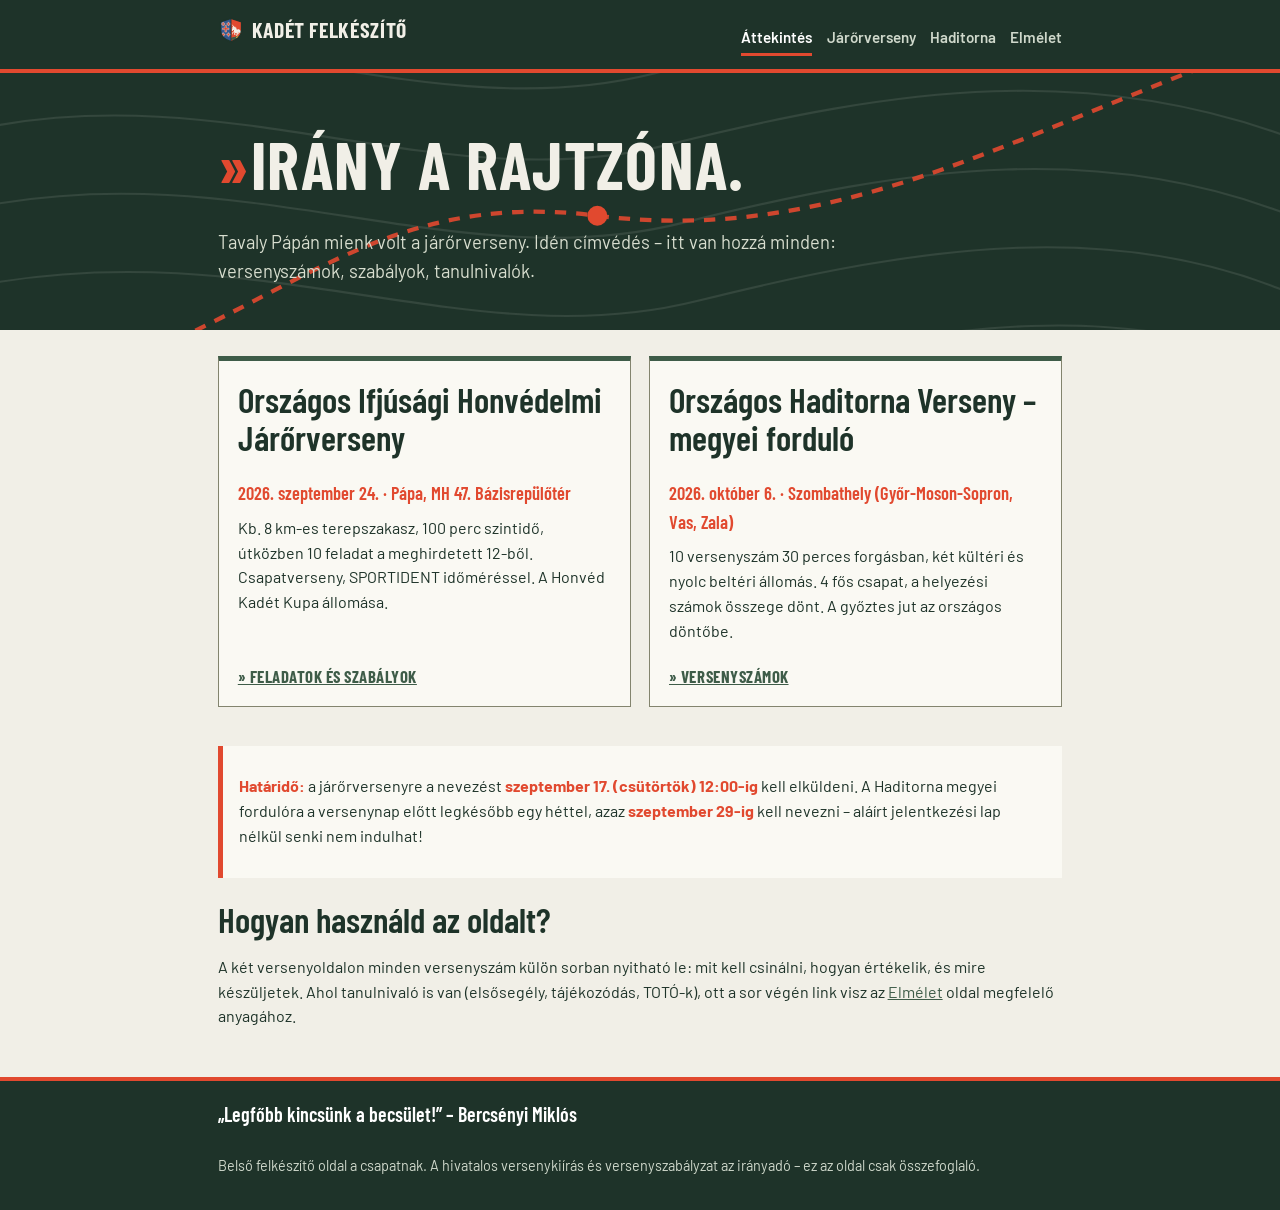
<file: index.html>
<!DOCTYPE html>
<html lang="hu">
<head>
<meta charset="UTF-8">
<meta name="viewport" content="width=device-width, initial-scale=1">
<title>Kadét felkészítő – áttekintés</title>
<link rel="preconnect" href="https://fonts.googleapis.com">
<link href="https://fonts.googleapis.com/css2?family=Barlow+Condensed:wght@600;700&family=Barlow:wght@400;600;700&display=swap" rel="stylesheet">
<link rel="icon" href="logo.svg" type="image/svg+xml">
<link rel="apple-touch-icon" href="icon-180.png">
<link rel="manifest" href="manifest.json">
<meta name="theme-color" content="#1E3329">
<link rel="stylesheet" href="style.css">
</head>
<body>

<header class="site">
  <div class="wrap">
    <a class="brand" href="index.html"><img src="logo.svg" alt="" width="26" height="26">KADÉT FELKÉSZÍTŐ</a>
    <nav class="main" aria-label="Fő navigáció">
      <a href="index.html" aria-current="page">Áttekintés</a>
      <a href="jarorverseny.html">Járőrverseny</a>
      <a href="haditorna.html">Haditorna</a>
      <a href="elmelet.html">Elmélet</a>
    </nav>
  </div>
</header>

<div class="hero">
  <svg class="topo" viewBox="0 0 900 320" preserveAspectRatio="xMidYMid slice" aria-hidden="true">
    <g fill="none" stroke="#F1EFE7" stroke-opacity=".10" stroke-width="1.5">
      <path d="M-20,60 C150,20 300,110 460,70 S760,10 920,70"/>
      <path d="M-20,110 C160,70 310,160 470,120 S770,60 920,120"/>
      <path d="M-20,165 C170,125 320,215 480,175 S780,115 920,175"/>
      <path d="M-20,220 C180,180 330,270 490,230 S790,170 920,230"/>
      <path d="M-20,275 C190,235 340,325 500,285 S800,225 920,285"/>
    </g>
    <path d="M40,290 C200,240 260,150 420,170 S700,120 860,60"
          fill="none" stroke="#E1492F" stroke-width="3" stroke-dasharray="8 7" stroke-opacity=".9"/>
    <g fill="#E1492F">
      <circle cx="40" cy="290" r="7"/>
      <circle cx="420" cy="170" r="7"/>
      <circle cx="860" cy="60" r="7"/>
    </g>
  </svg>
  <div class="wrap">
    <h1><span class="chev">»</span>Irány a rajtzóna.</h1>
    <p class="lead">Tavaly Pápán mienk volt a járőrverseny. Idén címvédés – itt van hozzá minden: versenyszámok, szabályok, tanulnivalók.</p>
  </div>
</div>

<main class="wrap">

  <div class="missions">
    <article class="mission">
      <h2>Országos Ifjúsági Honvédelmi Járőrverseny</h2>
      <p class="date">2026. szeptember 24. · Pápa, MH 47. Bázisrepülőtér <span class="count" data-date="2026-09-24"></span></p>
      <p>Kb. 8 km-es terepszakasz, 100 perc szintidő, útközben 10 feladat a meghirdetett 12-ből. Csapatverseny, SPORTIDENT időméréssel. A Honvéd Kadét Kupa állomása.</p>
      <p class="go"><a href="jarorverseny.html">» Feladatok és szabályok</a></p>
    </article>
    <article class="mission">
      <h2>Országos Haditorna Verseny – megyei forduló</h2>
      <p class="date">2026. október 6. · Szombathely (Győr-Moson-Sopron, Vas, Zala) <span class="count" data-date="2026-10-06"></span></p>
      <p>10 versenyszám 30 perces forgásban, két kültéri és nyolc beltéri állomás. 4 fős csapat, a helyezési számok összege dönt. A győztes jut az országos döntőbe.</p>
      <p class="go"><a href="haditorna.html">» Versenyszámok</a></p>
    </article>
  </div>

  <div class="callout">
    <p><strong>Határidő:</strong> a járőrversenyre a nevezést <strong>szeptember 17. (csütörtök) 12:00-ig</strong> kell elküldeni. A Haditorna megyei fordulóra a versenynap előtt legkésőbb egy héttel, azaz <strong>szeptember 29-ig</strong> kell nevezni – aláírt jelentkezési lap nélkül senki nem indulhat!</p>
  </div>

  <h2>Hogyan használd az oldalt?</h2>
  <p>A két versenyoldalon minden versenyszám külön sorban nyitható le: mit kell csinálni, hogyan értékelik, és mire készüljetek. Ahol tanulnivaló is van (elsősegély, tájékozódás, TOTÓ-k), ott a sor végén link visz az <a href="elmelet.html">Elmélet</a> oldal megfelelő anyagához.</p>

</main>

<footer class="site">
  <div class="wrap">
    <p class="motto">„Legfőbb kincsünk a becsület!” – Bercsényi Miklós</p>
    <p>Belső felkészítő oldal a csapatnak. A hivatalos versenykiírás és versenyszabályzat az irányadó – ez az oldal csak összefoglaló.</p>
  </div>
</footer>

<script>
document.querySelectorAll('.count').forEach(function(el){
  var d = Math.ceil((new Date(el.dataset.date) - new Date()) / 86400000);
  if (d > 1)      el.textContent = 'MÉG ' + d + ' NAP';
  else if (d === 1) el.textContent = 'HOLNAP!';
  else if (d === 0) el.textContent = 'MA VAN!';
  else el.remove();
});
</script>
</body>
</html>
</file>
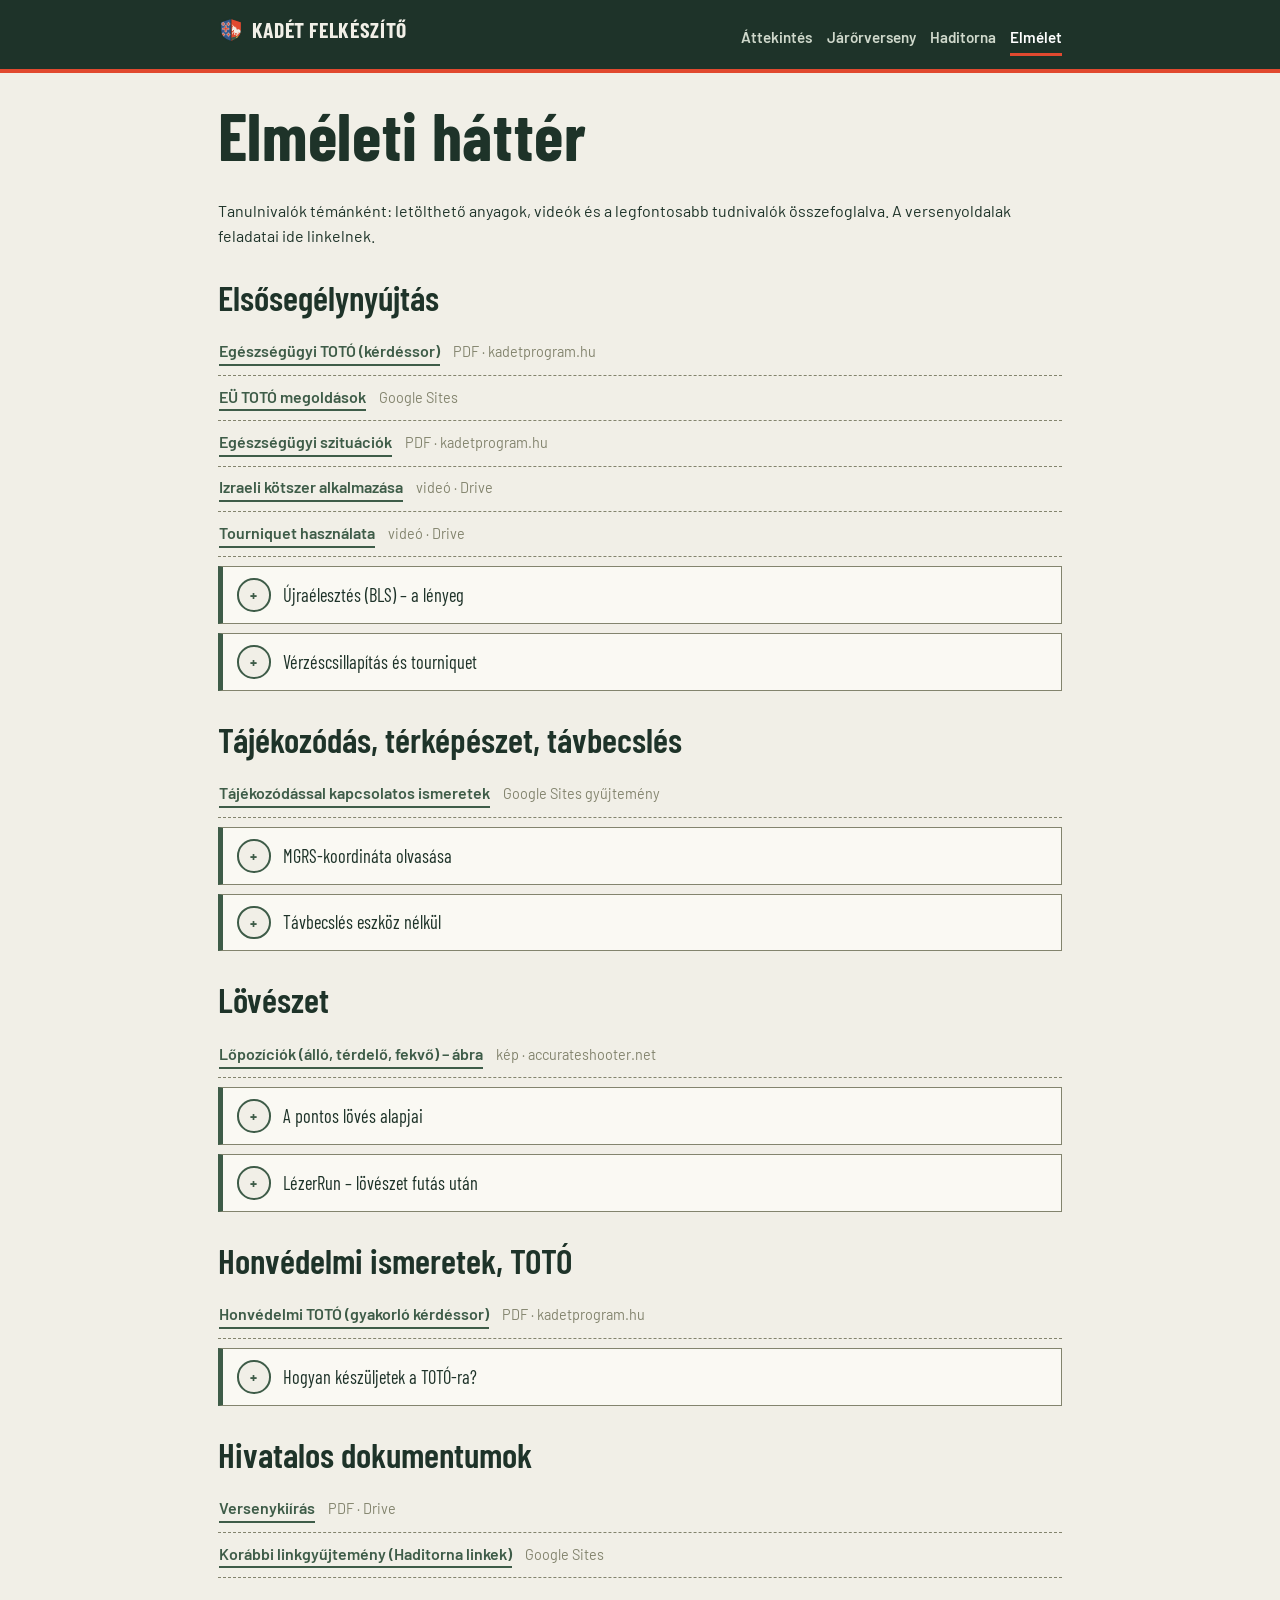
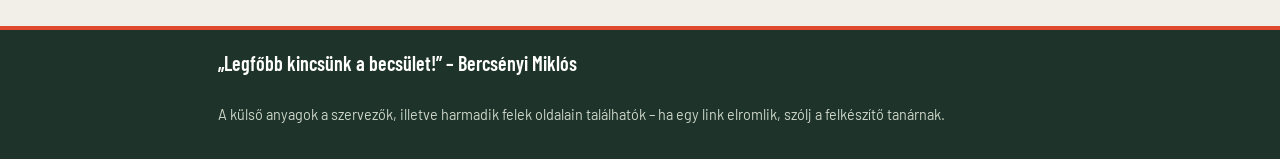
<file: elmelet.html>
<!DOCTYPE html>
<html lang="hu">
<head>
<meta charset="UTF-8">
<meta name="viewport" content="width=device-width, initial-scale=1">
<title>Elméleti háttér – felkészülési anyagok</title>
<link rel="preconnect" href="https://fonts.googleapis.com">
<link href="https://fonts.googleapis.com/css2?family=Barlow+Condensed:wght@600;700&family=Barlow:wght@400;600;700&display=swap" rel="stylesheet">
<link rel="icon" href="logo.svg" type="image/svg+xml">
<link rel="apple-touch-icon" href="icon-180.png">
<link rel="manifest" href="manifest.json">
<meta name="theme-color" content="#1E3329">
<link rel="stylesheet" href="style.css">
</head>
<body>

<header class="site">
  <div class="wrap">
    <a class="brand" href="index.html"><img src="logo.svg" alt="" width="26" height="26">KADÉT FELKÉSZÍTŐ</a>
    <nav class="main" aria-label="Fő navigáció">
      <a href="index.html">Áttekintés</a>
      <a href="jarorverseny.html">Járőrverseny</a>
      <a href="haditorna.html">Haditorna</a>
      <a href="elmelet.html" aria-current="page">Elmélet</a>
    </nav>
  </div>
</header>

<main class="wrap">
  <h1 style="margin-top:1.6rem">Elméleti háttér</h1>
  <p class="lead">Tanulnivalók témánként: letölthető anyagok, videók és a legfontosabb tudnivalók összefoglalva. A versenyoldalak feladatai ide linkelnek.</p>

  <!-- ===================== EÜ ===================== -->
  <section class="shelf" id="eu">
    <h2>Elsősegélynyújtás</h2>
    <ul>
      <li><a href="https://kadetprogram.hu/Public/uploads/OHV_E%C3%9C-TOT%C3%93.pdf">Egészségügyi TOTÓ (kérdéssor)</a><span>PDF · kadetprogram.hu</span></li>
      <li><a href="https://sites.google.com/view/haditornalinkek/e%C3%BC-tot%C3%B3-megold%C3%A1sok">EÜ TOTÓ megoldások</a><span>Google Sites</span></li>
      <li><a href="https://kadetprogram.hu/Public/uploads/E%C3%9C_szitu%C3%A1ci%C3%B3k%202024.pdf">Egészségügyi szituációk</a><span>PDF · kadetprogram.hu</span></li>
      <li><a href="https://drive.google.com/file/d/0B7TVsjLgtCCgZWExRTMzSFEzcnM/view?usp=drive_link&resourcekey=0-SOki4VpRNh7IfBNeAj2JSQ">Izraeli kötszer alkalmazása</a><span>videó · Drive</span></li>
      <li><a href="https://drive.google.com/file/d/1ajolPWnVyEdOhha0vj8dl07aHkygujlE/view?usp=sharing">Tourniquet használata</a><span>videó · Drive</span></li>
    </ul>

    <details class="cp">
      <summary class="cp-head"><span class="cp-num">+</span>Újraélesztés (BLS) – a lényeg</summary>
      <div class="cp-body">
        <ul>
          <li><strong>Sorrend:</strong> biztonság → reakció ellenőrzése (rázás, hangos megszólítás) → segélykérés → légút szabaddá tétele (fej hátra, áll fel) → légzés figyelése max. 10 mp.</li>
          <li><strong>Ha nem légzik normálisan:</strong> folyamatos mellkasnyomás megszakítás nélkül, a mentők (vagy váltás) érkezéséig.</li>
          <li><strong>Mellkasnyomás:</strong> szegycsont közepére, 5–6 cm mélyen, 100–120/perc tempóban, teljes felengedéssel. Az AMBU-babán ezt pontozzák!</li>
          <li><strong>Eszméletlen, de normálisan légző beteg:</strong> stabil oldalfekvés, légzés folyamatos figyelése.</li>
        </ul>
      </div>
    </details>

    <details class="cp">
      <summary class="cp-head"><span class="cp-num">+</span>Vérzéscsillapítás és tourniquet</summary>
      <div class="cp-body">
        <ul>
          <li><strong>Fokozatosság:</strong> közvetlen nyomás a sebre → nyomókötés (pl. izraeli kötszer) → ha ezekkel nem uralható végtagi vérzés: tourniquet.</li>
          <li><strong>Tourniquet felhelyezés:</strong> a sebtől szívközelebb, ne ízületre; addig húzni, amíg a vérzés eláll. A versenyen: a gyakorlatvezető egy ujja férjen a kötés és a láb közé.</li>
          <li><strong>Mindig:</strong> a felhelyezés idejének rögzítése, az eszközt letakarni tilos.</li>
          <li><strong>Töréseknél:</strong> a sérült végtag nyugalomba helyezése, a két szomszédos ízület rögzítése; nyílt törésnél előbb steril fedés.</li>
        </ul>
      </div>
    </details>
  </section>

  <!-- ===================== Tájékozódás ===================== -->
  <section class="shelf" id="tajekozodas">
    <h2>Tájékozódás, térképészet, távbecslés</h2>
    <ul>
      <li><a href="https://sites.google.com/view/tajolas/f%C5%91oldal">Tájékozódással kapcsolatos ismeretek</a><span>Google Sites gyűjtemény</span></li>
    </ul>

    <details class="cp">
      <summary class="cp-head"><span class="cp-num">+</span>MGRS-koordináta olvasása</summary>
      <div class="cp-body">
        <ul>
          <li><strong>Felépítés:</strong> zónaszám + betű (pl. 33T), majd 100 km-es négyzet két betűje (pl. XN), végül a számjegyek fele-fele: első fele a kelet-nyugati (easting), második a dél-északi (northing) érték.</li>
          <li><strong>Aranyszabály:</strong> mindig „jobbra, majd fel” – előbb a vízszintes hálóvonalak közül olvasunk, aztán a függőlegesből.</li>
          <li><strong>Pontosság:</strong> 4 számjegy = 1 km, 6 számjegy = 100 m, 8 számjegy = 10 m pontosság.</li>
          <li><strong>Irányszög protractorral:</strong> a protractor középpontja a kiindulópontra, 0 iránya a hálózati északra; a célpont felé olvasott érték a hálózati irányszög (vetületi ~ mágneses eltérésre figyelni, ha a feladat kéri).</li>
          <li><strong>Csapatmunka a versenyen:</strong> mivel egymás munkájára építetek és javítani tilos, a leggyakorlottabb kadét kapja a pontszerkesztést – otthon mindenki gyakorolja a saját részfeladatát.</li>
        </ul>
      </div>
    </details>

    <details class="cp">
      <summary class="cp-head"><span class="cp-num">+</span>Távbecslés eszköz nélkül</summary>
      <div class="cp-body">
        <ul>
          <li><strong>Viszonyítás ismert mérethez:</strong> tudd fejből a tereptárgyak jellemző méreteit – emberalak ~1,8 m, családi ház szintje ~3 m, villanyoszlopok távolsága gyakran ~30–50 m, futballpálya ~100 m.</li>
          <li><strong>Hüvelykujj-ugrás:</strong> nyújtott karral, egyik szemmel a hüvelykujjat a célra tartod, majd szemet váltasz; ahányat „ugrik” oldalra a kép (ismert méretű tárgyhoz mérve), annak kb. 10-szerese a távolság.</li>
          <li><strong>Szakaszolás:</strong> becsülj 100 m-es lépésekben („odáig kb. 100, még egyszer annyi…”), vagy felezd a távot és a felét becsüld.</li>
          <li><strong>Torzítások:</strong> lefelé nézve, vízfelület vagy sík terep fölött a táv rövidebbnek tűnik; szemben a nappal, ködben hosszabbnak.</li>
          <li><strong>Csapattaktika:</strong> mindenki becsül külön, a szélsőértékeket elhagyva átlagoltok – ez bizonyítottan pontosabb az egyéni tippnél.</li>
        </ul>
      </div>
    </details>
  </section>

  <!-- ===================== Lövészet ===================== -->
  <section class="shelf" id="loveszet">
    <h2>Lövészet</h2>
    <ul>
      <li><a href="https://accurateshooter.net/Blog/mattpdf1401op.png">Lőpozíciók (álló, térdelő, fekvő) – ábra</a><span>kép · accurateshooter.net</span></li>
    </ul>

    <details class="cp">
      <summary class="cp-head"><span class="cp-num">+</span>A pontos lövés alapjai</summary>
      <div class="cp-body">
        <ul>
          <li><strong>Stabilitási sorrend:</strong> fekvő &gt; térdelő &gt; álló. A puskás testhelyzeteket ennek megfelelően osszátok el: a legbiztosabb kezű kapja az állót.</li>
          <li><strong>Csont, ne izom:</strong> a fegyvert csontos alátámasztás tartsa (könyök a térden térdelésben, alkar a talajon fekve) – az izom remeg, a csont nem.</li>
          <li><strong>Légzés:</strong> a lövés a természetes kilégzés utáni szünetben menjen el; LézerRunon futás után 2–3 mély, lassú kilégzéssel „húzd le” a pulzust, csak utána célozz.</li>
          <li><strong>Elsütés:</strong> az ujjbegy egyenletesen, „meglepetésszerűen” húzza el a billentyűt – a rántás viszi el a legtöbb lövést.</li>
          <li><strong>Célzás:</strong> a fókusz az irányzékon, ne a céltáblán; a kis imbolygást fogadd el, ne kergesd a tökéletes pillanatot a 3 perces időkeretben.</li>
        </ul>
      </div>
    </details>

    <details class="cp">
      <summary class="cp-head"><span class="cp-num">+</span>LézerRun – lövészet futás után</summary>
      <div class="cp-body">
        <ul>
          <li><strong>A futás beosztása:</strong> a 200 m-t ne sprintben fusd – az utolsó 30–50 métert lassítsd le, hogy a pulzus már a lőállás előtt esni kezdjen. A lövészeten elbukott másodpercek többe kerülnek, mint amit a hajrával nyersz.</li>
          <li><strong>Érkezés a lőállásba:</strong> 2–3 mély, lassú kilégzés, közben veszed fel a pisztolyt – ne kapkodva ragadd meg.</li>
          <li><strong>Testhelyzet:</strong> stabil terpesz, súly mindkét lábon; a remegő karral ne harcolj, hanem fogadd el a kis körzést és a cél közepére „úsztasd be” az irányzékot.</li>
          <li><strong>Ritmus:</strong> az 50 mp öt találatra bőven elég – egyenletes, 4–6 mp-enkénti lövés jobb, mint a gyors sorozat, mert minden hibázás újabb lövést (és időt) jelent.</li>
          <li><strong>Váltás:</strong> amíg a társad lő, te már a váltóponton készülj – a váltások közti tétovázás tiszta időveszteség.</li>
          <li><strong>Edzés:</strong> ez kombinációban gyakorolható a legjobban: futás (vagy 15–20 guggolás a pulzus felveréséhez), majd azonnal célra tartás. Lézerpisztoly híján bármilyen „szárazcélzás” is fejleszti az emelt pulzusú stabilitást.</li>
        </ul>
      </div>
    </details>
  </section>

  <!-- ===================== TOTÓ ===================== -->
  <section class="shelf" id="toto">
    <h2>Honvédelmi ismeretek, TOTÓ</h2>
    <ul>
      <li><a href="https://www.kadetprogram.hu/Public/uploads/Honvedelmi_TOTO.pdf">Honvédelmi TOTÓ (gyakorló kérdéssor)</a><span>PDF · kadetprogram.hu</span></li>
    </ul>
    <details class="cp">
      <summary class="cp-head"><span class="cp-num">+</span>Hogyan készüljetek a TOTÓ-ra?</summary>
      <div class="cp-body">
        <ul>
          <li>A kérdések a <em>Honvédelmi alapismeretek</em> tankönyvre épülnek – a gyakorló TOTÓ-t időre, táblagépen/telefonon érdemes kitölteni, ahogy a versenyen lesz.</li>
          <li>A 4 különböző nehézségű kérdéssort a csapat osztja el: előre beszéljétek meg, ki melyik témában (haderőnemek, rendfokozatok, EÜ, történelem) a legerősebb.</li>
          <li>A 20 perc bőséges, ha nem kapkodtok – előbb a biztos válaszok, a bizonytalanokra visszatérni.</li>
        </ul>
      </div>
    </details>
  </section>

  <!-- ===================== Hivatalos dokumentumok ===================== -->
  <section class="shelf" id="dokumentumok">
    <h2>Hivatalos dokumentumok</h2>
    <ul>
      <li><a href="https://drive.google.com/file/d/1W306n2Jjd4E6hrsVJjjf-rbCi3kvOxf6/view?usp=drive_link">Versenykiírás</a><span>PDF · Drive</span></li>
      <li><a href="https://sites.google.com/view/haditornalinkek/f%C5%91oldal">Korábbi linkgyűjtemény (Haditorna linkek)</a><span>Google Sites</span></li>
    </ul>
  </section>

</main>

<footer class="site">
  <div class="wrap">
    <p class="motto">„Legfőbb kincsünk a becsület!” – Bercsényi Miklós</p>
    <p>A külső anyagok a szervezők, illetve harmadik felek oldalain találhatók – ha egy link elromlik, szólj a felkészítő tanárnak.</p>
  </div>
</footer>

</body>
</html>
</file>
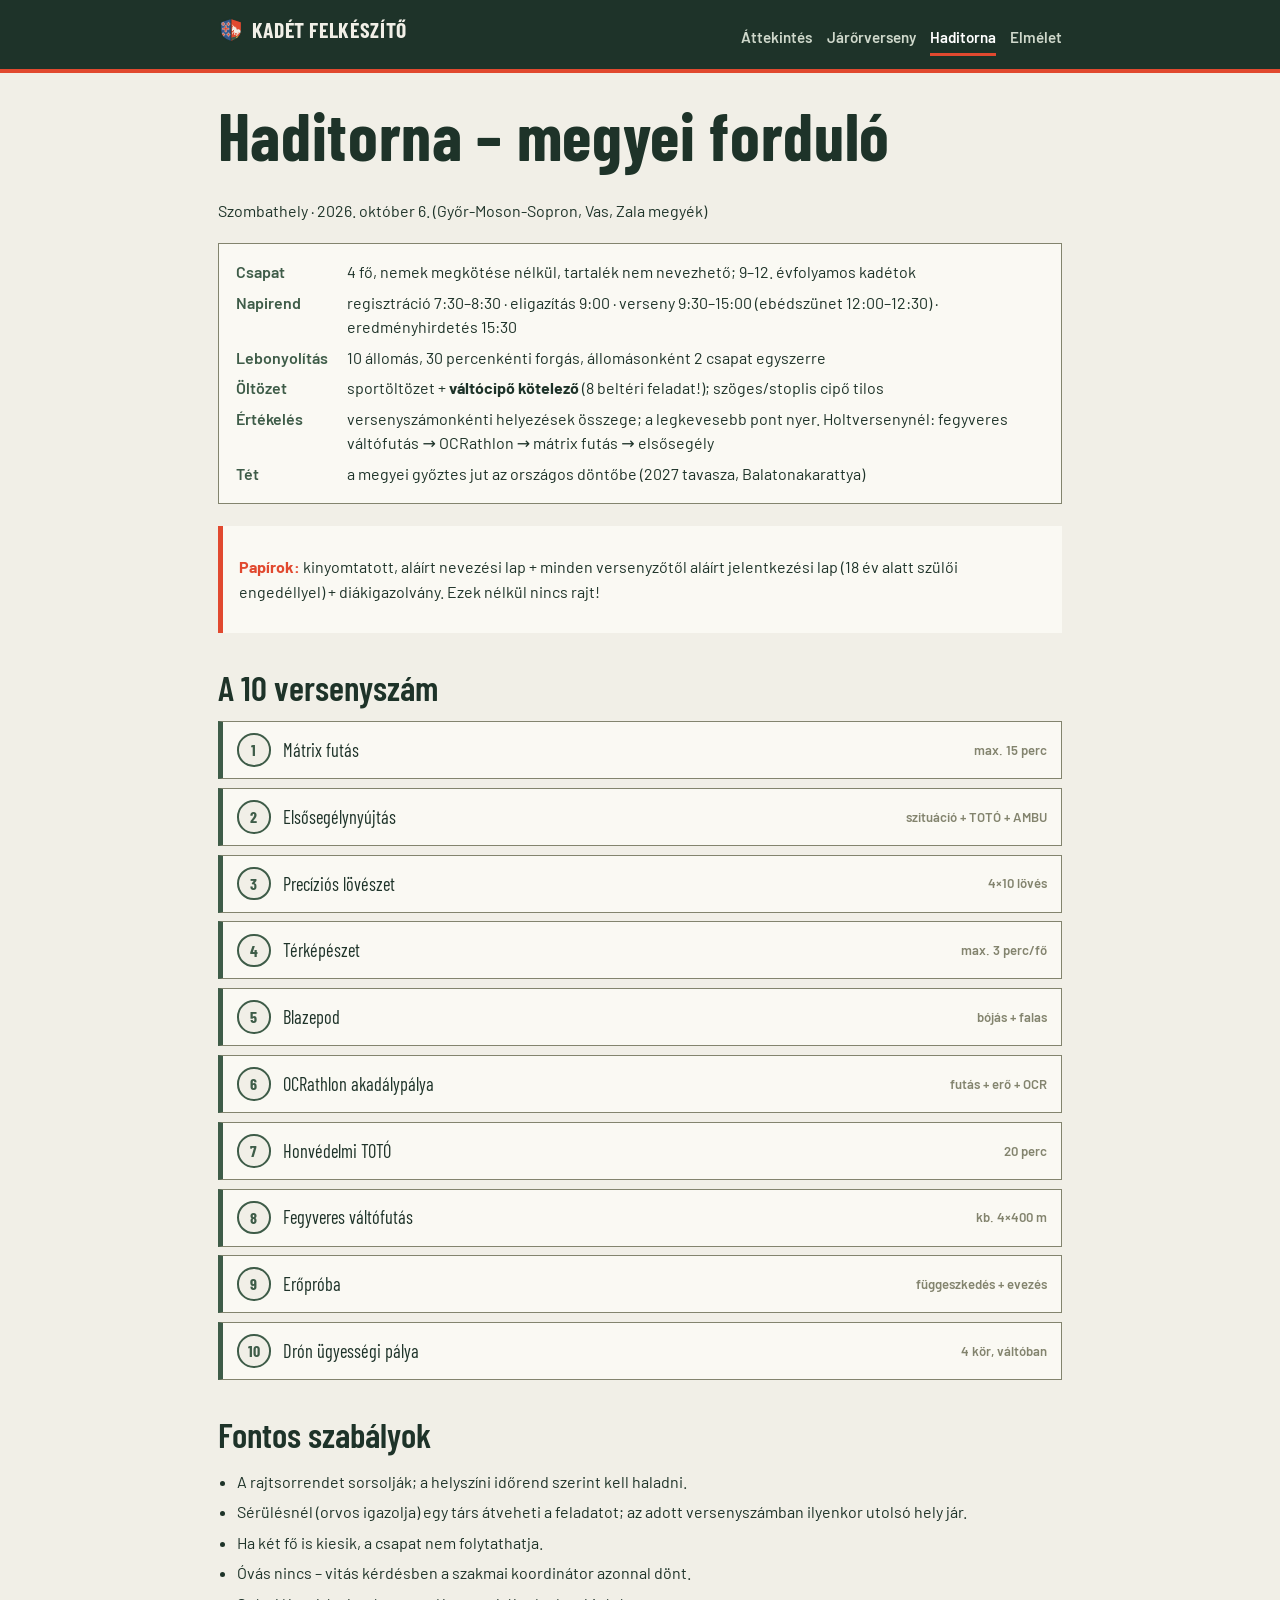
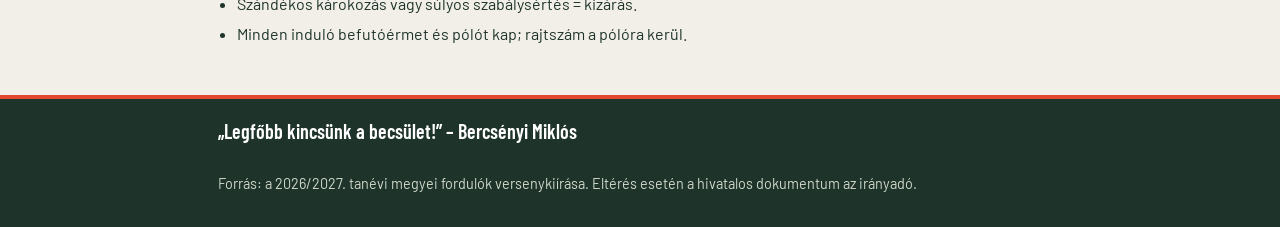
<file: haditorna.html>
<!DOCTYPE html>
<html lang="hu">
<head>
<meta charset="UTF-8">
<meta name="viewport" content="width=device-width, initial-scale=1">
<title>Haditorna – megyei forduló, 2026. október 6.</title>
<link rel="preconnect" href="https://fonts.googleapis.com">
<link href="https://fonts.googleapis.com/css2?family=Barlow+Condensed:wght@600;700&family=Barlow:wght@400;600;700&display=swap" rel="stylesheet">
<link rel="icon" href="logo.svg" type="image/svg+xml">
<link rel="apple-touch-icon" href="icon-180.png">
<link rel="manifest" href="manifest.json">
<meta name="theme-color" content="#1E3329">
<link rel="stylesheet" href="style.css">
</head>
<body>

<header class="site">
  <div class="wrap">
    <a class="brand" href="index.html"><img src="logo.svg" alt="" width="26" height="26">KADÉT FELKÉSZÍTŐ</a>
    <nav class="main" aria-label="Fő navigáció">
      <a href="index.html">Áttekintés</a>
      <a href="jarorverseny.html">Járőrverseny</a>
      <a href="haditorna.html" aria-current="page">Haditorna</a>
      <a href="elmelet.html">Elmélet</a>
    </nav>
  </div>
</header>

<main class="wrap">
  <h1 style="margin-top:1.6rem">Haditorna – megyei forduló</h1>
  <p class="lead">Szombathely · 2026. október 6. (Győr-Moson-Sopron, Vas, Zala megyék)</p>

  <dl class="facts">
    <dt>Csapat</dt><dd>4 fő, nemek megkötése nélkül, tartalék nem nevezhető; 9–12. évfolyamos kadétok</dd>
    <dt>Napirend</dt><dd>regisztráció 7:30–8:30 · eligazítás 9:00 · verseny 9:30–15:00 (ebédszünet 12:00–12:30) · eredményhirdetés 15:30</dd>
    <dt>Lebonyolítás</dt><dd>10 állomás, 30 percenkénti forgás, állomásonként 2 csapat egyszerre</dd>
    <dt>Öltözet</dt><dd>sportöltözet + <strong>váltócipő kötelező</strong> (8 beltéri feladat!); szöges/stoplis cipő tilos</dd>
    <dt>Értékelés</dt><dd>versenyszámonkénti helyezések összege; a legkevesebb pont nyer. Holtversenynél: fegyveres váltófutás → OCRathlon → mátrix futás → elsősegély</dd>
    <dt>Tét</dt><dd>a megyei győztes jut az országos döntőbe (2027 tavasza, Balatonakarattya)</dd>
  </dl>

  <div class="callout">
    <p><strong>Papírok:</strong> kinyomtatott, aláírt nevezési lap + minden versenyzőtől aláírt jelentkezési lap (18 év alatt szülői engedéllyel) + diákigazolvány. Ezek nélkül nincs rajt!</p>
  </div>

  <section class="course">
    <h2>A 10 versenyszám</h2>

    <details class="cp">
      <summary class="cp-head"><span class="cp-num">1</span>Mátrix futás<span class="cp-meta">max. 15 perc</span></summary>
      <div class="cp-body">
        <h4>Feladat</h4>
        <p>25×25 m-es terület, min. 25 bója. Mindenki saját térképpel, sorrendben érinti a pontokat; váltás kézérintéssel. Téves pontnál vissza az utolsó helyes bójáig!</p>
        <h4>Értékelés</h4>
        <p>Hibátlan és leggyorsabb teljesítés nyer; utána a hibaszám, majd az idő dönt.</p>
        <h4>Felkészülés</h4>
        <p>Ugyanaz a készség, mint a járőrverseny mátrixa – közösen gyakorolható. <a class="theory" href="elmelet.html#tajekozodas">Tájékozódás →</a></p>
      </div>
    </details>

    <details class="cp">
      <summary class="cp-head"><span class="cp-num">2</span>Elsősegélynyújtás<span class="cp-meta">szituáció + TOTÓ + AMBU</span></summary>
      <div class="cp-body">
        <h4>Feladat</h4>
        <p>Kb. 8 perces szituációs feladat (eszméletlen beteg, újraélesztés, kimentés, vérzéscsillapítás, törések), plusz 20 kérdéses EÜ TOTÓ, közben 10 perc AMBU-babás újraélesztés.</p>
        <h4>Értékelés</h4>
        <p>A Vöröskereszt pontozza; a szituáció + TOTÓ + újraélesztés pontszáma összeadódik, a magasabb a jobb.</p>
        <h4>Felkészülés</h4>
        <p>A „Honvédelmi alapismeretek” EÜ fejezete + a TOTÓ kérdéssor átvétele. <a class="theory" href="elmelet.html#eu">EÜ anyagok és megoldások →</a></p>
      </div>
    </details>

    <details class="cp">
      <summary class="cp-head"><span class="cp-num">3</span>Precíziós lövészet<span class="cp-meta">4×10 lövés</span></summary>
      <div class="cp-body">
        <h4>Feladat</h4>
        <p>Lézerfegyverrel 10-10 lövés: puskával álló/térdelő/fekvő, pisztollyal álló testhelyzetből. Mindenki egy testhelyzetet választ, minden típust le kell fedni. 5 perc gyakorlás, majd 3 perc/fő.</p>
        <h4>Értékelés</h4>
        <p>A négy versenyző pontszámának összege, tizedes pontossággal.</p>
        <h4>Felkészülés</h4>
        <p>Osszátok ki előre a testhelyzeteket erősség szerint. <a class="theory" href="elmelet.html#loveszet">Lőpozíciók ábra →</a></p>
      </div>
    </details>

    <details class="cp">
      <summary class="cp-head"><span class="cp-num">4</span>Térképészet<span class="cp-meta">max. 3 perc/fő</span></summary>
      <div class="cp-body">
        <h4>Feladat</h4>
        <p>MGRS-koordináták felszerkesztése, két pont távolsága és irányszöge, fordulópont kimérése, végpont azonosítása és koordinátájának leolvasása – négyen, egymás munkájára építve, segítség nélkül.</p>
        <h4>Értékelés</h4>
        <p>Max. 100 pont a megoldókulcs alapján; pontegyenlőségnél a rövidebb idő dönt.</p>
        <h4>Felkészülés</h4>
        <p>MGRS-olvasás és protractor-használat gyakorlása – ez a legtanulhatóbb versenyszám! <a class="theory" href="elmelet.html#tajekozodas">Tájékozódási ismeretek →</a></p>
      </div>
    </details>

    <details class="cp">
      <summary class="cp-head"><span class="cp-num">5</span>Blazepod<span class="cp-meta">bójás + falas</span></summary>
      <div class="cp-body">
        <h4>Feladat</h4>
        <p>Bójás: 25 felvillanó fény megérintése a leggyorsabban (idő összeadódik). Falas: 30 mp alatt minél több érintés (pont összeadódik).</p>
        <h4>Értékelés</h4>
        <p>A két rész helyezése összeadódik; holtversenynél a bójás idő dönt.</p>
        <h4>Felkészülés</h4>
        <p>Reakcióidő és gyors irányváltás – rövid, robbanékony gyakorlatok.</p>
      </div>
    </details>

    <details class="cp">
      <summary class="cp-head"><span class="cp-num">6</span>OCRathlon akadálypálya<span class="cp-meta">futás + erő + OCR</span></summary>
      <div class="cp-body">
        <h4>Feladat</h4>
        <p>Futórész, zsákcipelés (nők 15 kg, férfiak 25 kg, dobogókon 4× át), SkiErg 400 m csapatszinten tetszőleges elosztásban, majd majomlétra, Ikarus-kerekek, háló alatti kúszás, gyűrűsor – akadályonként max. 2 próba, a második hiba 30 mp büntetés.</p>
        <h4>Értékelés</h4>
        <p>Az utolsó beérkező ideje + büntetések; a rövidebb összidő a jobb.</p>
        <h4>Felkészülés</h4>
        <p>Fogáserő (függeszkedés, húzódzkodás) + SkiErg-elosztás előre: az erősebbek vigyenek több métert.</p>
      </div>
    </details>

    <details class="cp">
      <summary class="cp-head"><span class="cp-num">7</span>Honvédelmi TOTÓ<span class="cp-meta">20 perc</span></summary>
      <div class="cp-body">
        <h4>Feladat</h4>
        <p>Táblagépen feleletválasztós kérdéssor; a 4 különböző nehézségű sort a csapat maga osztja el egymás között. Külső segítség nélkül.</p>
        <h4>Értékelés</h4>
        <p>A legtöbb helyes válasz nyer.</p>
        <h4>Felkészülés</h4>
        <p>A „Honvédelmi alapismeretek” tankönyv + a gyakorló TOTÓ. <a class="theory" href="elmelet.html#toto">Honvédelmi TOTÓ letöltés →</a></p>
      </div>
    </details>

    <details class="cp">
      <summary class="cp-head"><span class="cp-num">8</span>Fegyveres váltófutás<span class="cp-meta">kb. 4×400 m</span></summary>
      <div class="cp-body">
        <h4>Feladat</h4>
        <p>Váltófutás, ahol a váltóbot a gyakorló gumi gépkarabély; váltás a 10 m-es zónában, mindenki egyszer fut.</p>
        <h4>Értékelés</h4>
        <p>A legrövidebb idő nyer. Holtversenynél ez az első tiebreak az összesítésben is – érdemes ráedzeni!</p>
        <h4>Felkészülés</h4>
        <p>400-as ismétlések + váltózóna-gyakorlás fegyverátadással.</p>
      </div>
    </details>

    <details class="cp">
      <summary class="cp-head"><span class="cp-num">9</span>Erőpróba<span class="cp-meta">függeszkedés + evezés</span></summary>
      <div class="cp-body">
        <h4>Feladat</h4>
        <p>Függeszkedés húzódzkodó állványon (áll a rúd felett, ameddig bírod) + 500 m ergométeres evezés fejenként; mindkettőnél az idők összeadódnak.</p>
        <h4>Értékelés</h4>
        <p>A két rész együtt; leghosszabb függés + leggyorsabb evezés a cél.</p>
        <h4>Felkészülés</h4>
        <p>Állhelyzetű függeszkedés (chin over bar) gyakorlása és 500 m-es evezős intervallok.</p>
      </div>
    </details>

    <details class="cp">
      <summary class="cp-head"><span class="cp-num">10</span>Drón ügyességi pálya<span class="cp-meta">4 kör, váltóban</span></summary>
      <div class="cp-body">
        <h4>Feladat</h4>
        <p>4×8 m-es pálya BALKIN drónnal (Mode 2): szlalom, körök, függőleges akadály, gát. Mindenki egy teljes kört repül, folyamatos időméréssel.</p>
        <h4>Értékelés</h4>
        <p>Korrigált idő = összidő + 5 mp minden hibás/kihagyott akadályért; a legrövidebb nyer.</p>
        <h4>Felkészülés</h4>
        <p>Mode 2 kiosztású szimulátor vagy gyakorló drón – a sima, hibamentes kör többet ér a gyors-kockázatosnál.</p>
      </div>
    </details>
  </section>

  <section>
    <h2>Fontos szabályok</h2>
    <ul class="rules">
      <li>A rajtsorrendet sorsolják; a helyszíni időrend szerint kell haladni.</li>
      <li>Sérülésnél (orvos igazolja) egy társ átveheti a feladatot; az adott versenyszámban ilyenkor utolsó hely jár.</li>
      <li>Ha két fő is kiesik, a csapat nem folytathatja.</li>
      <li>Óvás nincs – vitás kérdésben a szakmai koordinátor azonnal dönt.</li>
      <li>Szándékos károkozás vagy súlyos szabálysértés = kizárás.</li>
      <li>Minden induló befutóérmet és pólót kap; rajtszám a pólóra kerül.</li>
    </ul>
  </section>

</main>

<footer class="site">
  <div class="wrap">
    <p class="motto">„Legfőbb kincsünk a becsület!” – Bercsényi Miklós</p>
    <p>Forrás: a 2026/2027. tanévi megyei fordulók versenykiírása. Eltérés esetén a hivatalos dokumentum az irányadó.</p>
  </div>
</footer>

</body>
</html>
</file>
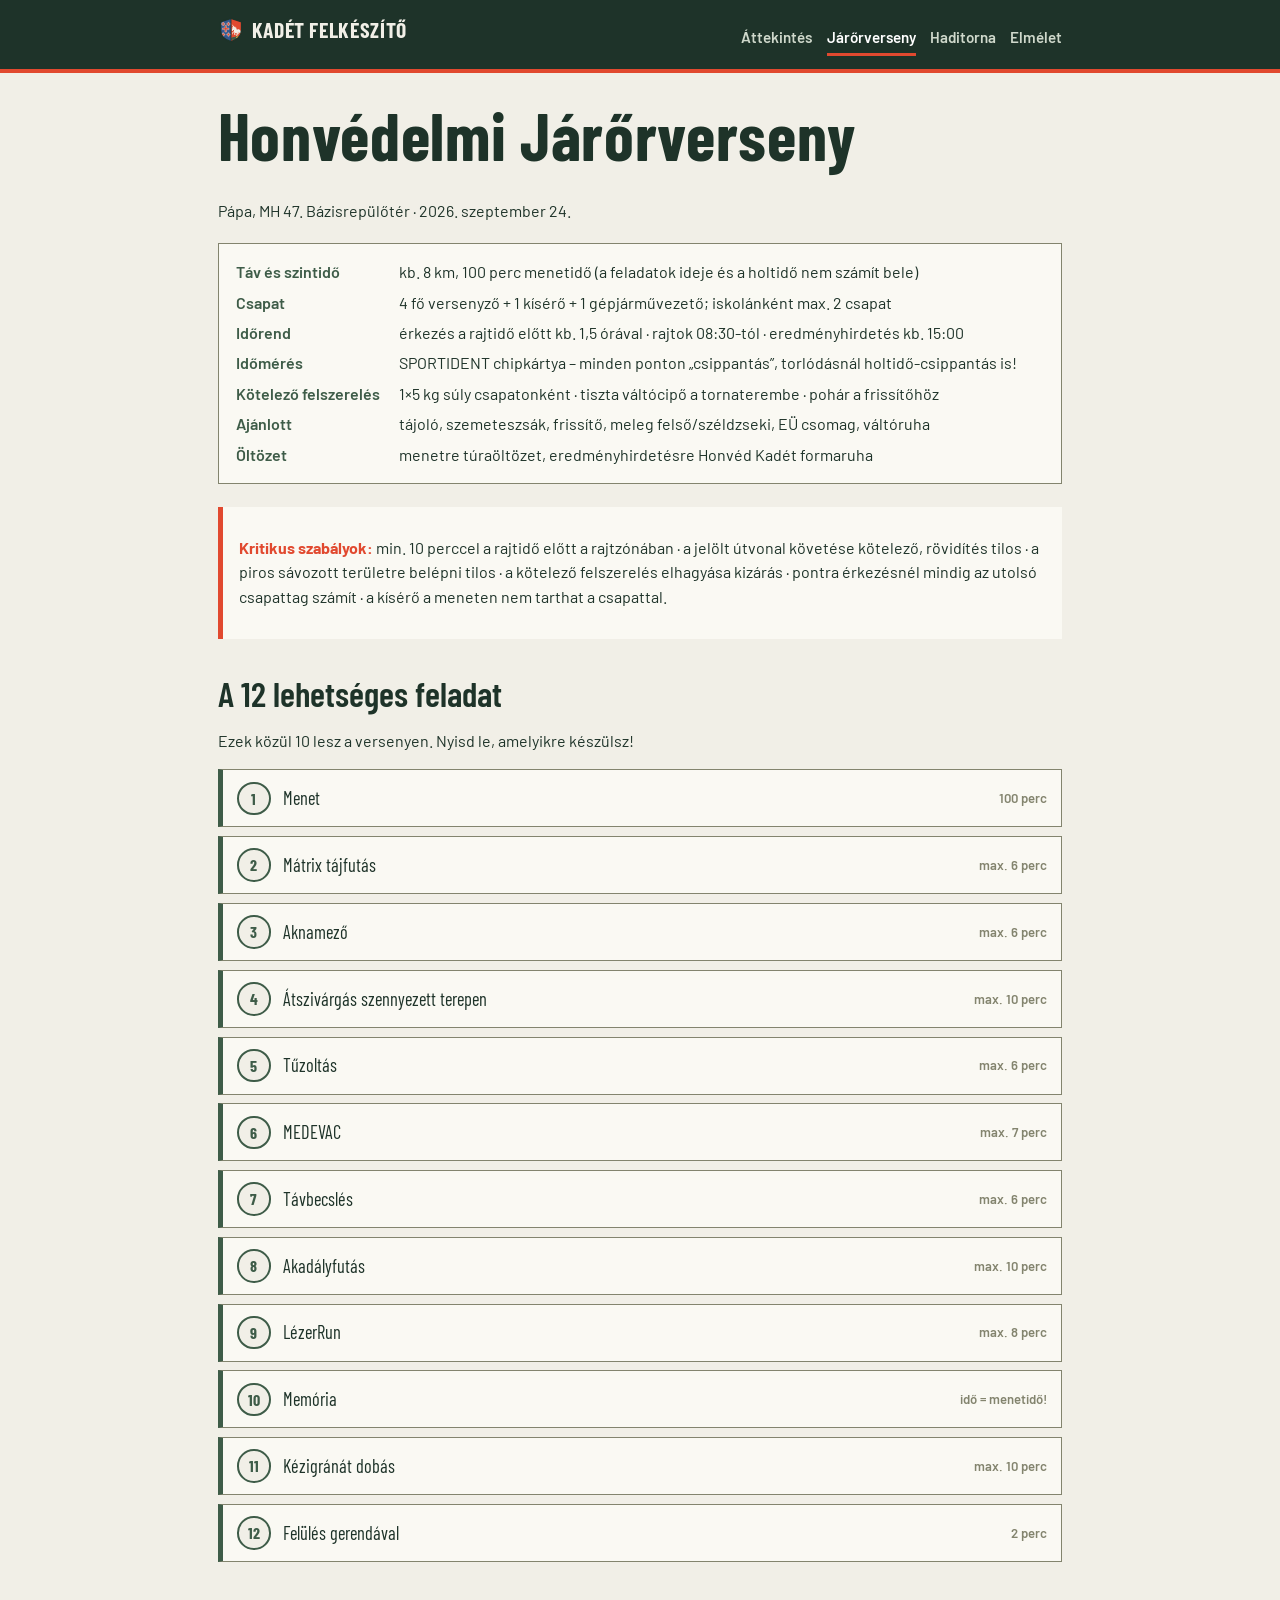
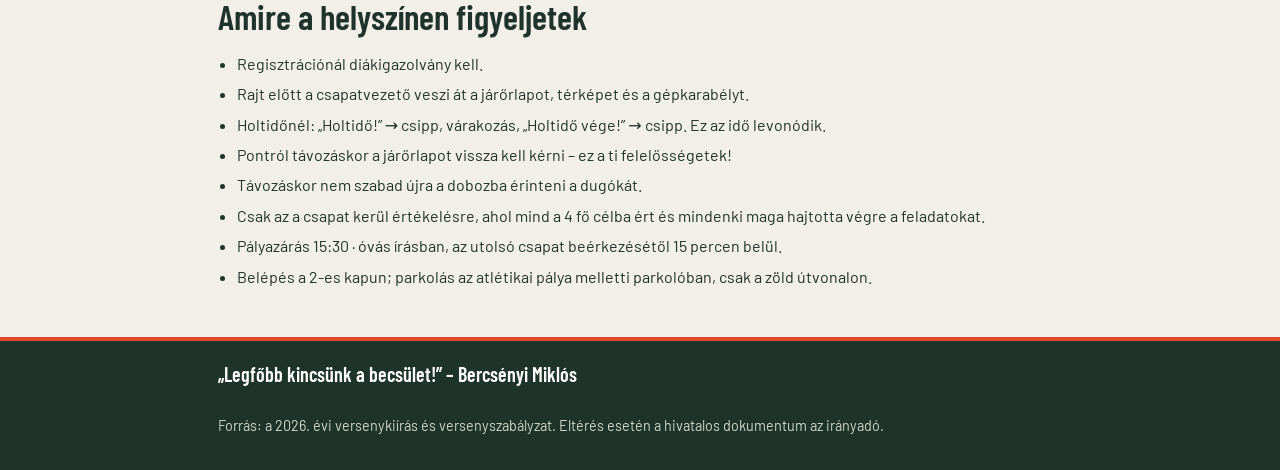
<file: jarorverseny.html>
<!DOCTYPE html>
<html lang="hu">
<head>
<meta charset="UTF-8">
<meta name="viewport" content="width=device-width, initial-scale=1">
<title>Járőrverseny – Pápa, 2026. szeptember 24.</title>
<link rel="preconnect" href="https://fonts.googleapis.com">
<link href="https://fonts.googleapis.com/css2?family=Barlow+Condensed:wght@600;700&family=Barlow:wght@400;600;700&display=swap" rel="stylesheet">
<link rel="icon" href="logo.svg" type="image/svg+xml">
<link rel="apple-touch-icon" href="icon-180.png">
<link rel="manifest" href="manifest.json">
<meta name="theme-color" content="#1E3329">
<link rel="stylesheet" href="style.css">
</head>
<body>

<header class="site">
  <div class="wrap">
    <a class="brand" href="index.html"><img src="logo.svg" alt="" width="26" height="26">KADÉT FELKÉSZÍTŐ</a>
    <nav class="main" aria-label="Fő navigáció">
      <a href="index.html">Áttekintés</a>
      <a href="jarorverseny.html" aria-current="page">Járőrverseny</a>
      <a href="haditorna.html">Haditorna</a>
      <a href="elmelet.html">Elmélet</a>
    </nav>
  </div>
</header>

<main class="wrap">
  <h1 style="margin-top:1.6rem">Honvédelmi Járőrverseny</h1>
  <p class="lead">Pápa, MH 47. Bázisrepülőtér · 2026. szeptember 24.</p>

  <dl class="facts">
    <dt>Táv és szintidő</dt><dd>kb. 8 km, 100 perc menetidő (a feladatok ideje és a holtidő nem számít bele)</dd>
    <dt>Csapat</dt><dd>4 fő versenyző + 1 kísérő + 1 gépjárművezető; iskolánként max. 2 csapat</dd>
    <dt>Időrend</dt><dd>érkezés a rajtidő előtt kb. 1,5 órával · rajtok 08:30-tól · eredményhirdetés kb. 15:00</dd>
    <dt>Időmérés</dt><dd>SPORTIDENT chipkártya – minden ponton „csippantás”, torlódásnál holtidő-csippantás is!</dd>
    <dt>Kötelező felszerelés</dt><dd>1×5 kg súly csapatonként · tiszta váltócipő a tornaterembe · pohár a frissítőhöz</dd>
    <dt>Ajánlott</dt><dd>tájoló, szemeteszsák, frissítő, meleg felső/széldzseki, EÜ csomag, váltóruha</dd>
    <dt>Öltözet</dt><dd>menetre túraöltözet, eredményhirdetésre Honvéd Kadét formaruha</dd>
  </dl>

  <div class="callout">
    <p><strong>Kritikus szabályok:</strong> min. 10 perccel a rajtidő előtt a rajtzónában · a jelölt útvonal követése kötelező, rövidítés tilos · a piros sávozott területre belépni tilos · a kötelező felszerelés elhagyása kizárás · pontra érkezésnél mindig az utolsó csapattag számít · a kísérő a meneten nem tarthat a csapattal.</p>
  </div>

  <section class="course">
    <h2>A 12 lehetséges feladat</h2>
    <p>Ezek közül 10 lesz a versenyen. Nyisd le, amelyikre készülsz!</p>

    <details class="cp">
      <summary class="cp-head"><span class="cp-num">1</span>Menet<span class="cp-meta">100 perc</span></summary>
      <div class="cp-body">
        <h4>Feladat</h4>
        <p>A kb. 8 km-es jelölt útvonal teljesítése az ellenőrző pontok sorrendben történő érintésével.</p>
        <h4>Értékelés</h4>
        <p>Az nyer, aki pontkihagyás nélkül, sorrendben, a legrövidebb idő alatt teljesít. Szintidőn túl érkezők hátra sorolódnak.</p>
        <h4>Felkészülés</h4>
        <p>Közös tempó kialakítása 5 kg plusz súllyal; a leggyengébb láncszem tempójára tervezzetek, a feladatok között lehet visszavenni.</p>
      </div>
    </details>

    <details class="cp">
      <summary class="cp-head"><span class="cp-num">2</span>Mátrix tájfutás<span class="cp-meta">max. 6 perc</span></summary>
      <div class="cp-body">
        <h4>Feladat</h4>
        <p>20×20 m-es, min. 20 bójás pálya. Mindenki saját dugókával, saját térképpel, a jelölt sorrendben csippant. Térképtanulmányozásra előre nincs idő.</p>
        <h4>Értékelés</h4>
        <p>Legkevesebb hiba, majd legrövidebb idő. Döntetlennél a legjobb egyéni eredmény számít.</p>
        <h4>Felkészülés</h4>
        <p>Gyakoroljátok a futás közbeni térképforgatást és a pontsorrend fejben tartását. <a class="theory" href="elmelet.html#tajekozodas">Tájékozódás anyagok →</a></p>
      </div>
    </details>

    <details class="cp">
      <summary class="cp-head"><span class="cp-num">3</span>Aknamező<span class="cp-meta">max. 6 perc</span></summary>
      <div class="cp-body">
        <h4>Feladat</h4>
        <p>Átkelés szúróbottal „feltérképezve”; a rálépett akna sípol, de a pályát végig kell csinálni.</p>
        <h4>Értékelés</h4>
        <p>Hibátlan és gyors átkelés nyer; utána a kevesebb hiba, majd az idő dönt.</p>
        <h4>Felkészülés</h4>
        <p>Lassú, tudatos lábmunka, elöl haladó „botos” + mögötte pontosan a nyomvonalon lépő társak.</p>
      </div>
    </details>

    <details class="cp">
      <summary class="cp-head"><span class="cp-num">4</span>Átszivárgás szennyezett terepen<span class="cp-meta">max. 10 perc</span></summary>
      <div class="cp-body">
        <h4>Feladat</h4>
        <p>Gázálarcban és rohamsisakban be a bunkerbe, UV-lámpával kiválasztani a jelölt ládát, búvónyíláson kijuttatni, majd vissza a célba.</p>
        <h4>Értékelés</h4>
        <p>Jó láda + szintidőn belül + leggyorsabban. Rossz láda = hátrasorolás.</p>
        <h4>Felkészülés</h4>
        <p>Gázálarc gyors és szabályos felvétele; osszátok ki előre, ki megy a búvónyíláson.</p>
      </div>
    </details>

    <details class="cp">
      <summary class="cp-head"><span class="cp-num">5</span>Tűzoltás<span class="cp-meta">max. 6 perc</span></summary>
      <div class="cp-body">
        <h4>Feladat</h4>
        <p>Sugárszerelés: 2 db „B” tömlő, osztó, sugárcső – rögzített beosztással (1-es 2 fő, 2-es, 3-as), a vízsugárral célt kell dönteni, majd mindent visszaállítani.</p>
        <h4>Értékelés</h4>
        <p>Szabályos, szintidőn belüli oltás + visszaállítás, a leggyorsabban.</p>
        <h4>Felkészülés</h4>
        <p>Tanuljátok meg a szerelési sorrendet szerepenként („Sugár kész!” jelentéssel) – szárazon is gyakorolható.</p>
      </div>
    </details>

    <details class="cp">
      <summary class="cp-head"><span class="cp-num">6</span>MEDEVAC<span class="cp-meta">max. 7 perc</span></summary>
      <div class="cp-body">
        <h4>Feladat</h4>
        <p>Kiszállás a „helikopterből”, tüzelőállás, célok leküzdése, majd a sérült társ ellátása: tourniquet a combra, hordágyra rögzítés, vissza a gépre mind a négyen.</p>
        <h4>Értékelés</h4>
        <p>Minden cél leküzdve + szintidőn belül + leggyorsabban. A tourniquet-t a gyakorlatvezető ellenőrzi.</p>
        <h4>Felkészülés</h4>
        <p>Tourniquet-felhelyezés gyakorlása (egy ujjnyi férjen a kötés alá). <a class="theory" href="elmelet.html#eu">Tourniquet videó az Elmélet oldalon →</a></p>
      </div>
    </details>

    <details class="cp">
      <summary class="cp-head"><span class="cp-num">7</span>Távbecslés<span class="cp-meta">max. 6 perc</span></summary>
      <div class="cp-body">
        <h4>Feladat</h4>
        <p>Céltárgyak (célalak, Mi-8, MiG-15, URAL, épület, torony, RÁBA) távolságának becslése elektronikus eszköz nélkül, az érték a járőrlapra kerül.</p>
        <h4>Értékelés</h4>
        <p>A legpontosabb összbecslés nyer.</p>
        <h4>Felkészülés</h4>
        <p>Ismert méretű tárgyakhoz viszonyítás, hüvelykujj-módszer; becsüljetek külön-külön, majd átlagoljatok. <a class="theory" href="elmelet.html#tajekozodas">Tájékozódás / becslés →</a></p>
      </div>
    </details>

    <details class="cp">
      <summary class="cp-head"><span class="cp-num">8</span>Akadályfutás<span class="cp-meta">max. 10 perc</span></summary>
      <div class="cp-body">
        <h4>Feladat</h4>
        <p>Kb. 400 m-es pálya: sebesültszállítás, Eötvös-háló, gerenda alatt-felett, kúszófolyosó, lajhármászás, gyűrű. Felszerelés nélkül, egymást segítve.</p>
        <h4>Értékelés</h4>
        <p>Az utolsó csapattag beérkezéséig mért idő; sikertelen akadály = büntetőkör az egész csapatnak.</p>
        <h4>Felkészülés</h4>
        <p>Függeszkedő fogáserő és páros emelési technika a sebesültszállításhoz.</p>
      </div>
    </details>

    <details class="cp">
      <summary class="cp-head"><span class="cp-num">9</span>LézerRun<span class="cp-meta">max. 8 perc</span></summary>
      <div class="cp-body">
        <h4>Feladat</h4>
        <p>Váltóban: kb. 200 m futás, majd lézerpisztollyal 5 találat (5 zöld led) vagy 50 mp, utána jöhet a következő.</p>
        <h4>Értékelés</h4>
        <p>A legjobb összidő nyer, a találatok számától függetlenül – de a gyors lövészet időt spórol.</p>
        <h4>Felkészülés</h4>
        <p>Zihálva célzás gyakorlása: futás után azonnal stabil lőhelyzet, légzéskontroll. <a class="theory" href="elmelet.html#loveszet">Lőpozíciók →</a></p>
      </div>
    </details>

    <details class="cp">
      <summary class="cp-head"><span class="cp-num">10</span>Memória<span class="cp-meta">idő = menetidő!</span></summary>
      <div class="cp-body">
        <h4>Feladat</h4>
        <p>Számozott szobák berendezésének memorizálása; az adatlapot a cél előtti ponton kell kitölteni. Ameddig bent vagytok, annyival nő a menetidő!</p>
        <h4>Értékelés</h4>
        <p>Minden jó válasz 1 pont.</p>
        <h4>Felkészülés</h4>
        <p>Osszátok fel a szobákat/témákat előre (ki figyeli a színeket, ki a darabszámokat), és határozzatok meg fix bent tölthető időt.</p>
      </div>
    </details>

    <details class="cp">
      <summary class="cp-head"><span class="cp-num">11</span>Kézigránát dobás<span class="cp-meta">max. 10 perc</span></summary>
      <div class="cp-body">
        <h4>Feladat</h4>
        <p>Váltóban, gépkarabéllyal a kézben kifutás a dobóhelyre: 6 m fekvő, 10 m térdelő, 15 m és 18 m álló testhelyzetből kell 1 m sugarú körbe találni, célonként max. 2 gránát.</p>
        <h4>Értékelés</h4>
        <p>Minden cél leküzdve, szintidőn belül, a leggyorsabban. A gránátokat a végén vissza kell rakni.</p>
        <h4>Felkészülés</h4>
        <p>Rögzítsétek előre a dobósorrendet (nem változtatható!), és gyakoroljátok a testhelyzetekből dobást.</p>
      </div>
    </details>

    <details class="cp">
      <summary class="cp-head"><span class="cp-num">12</span>Felülés gerendával<span class="cp-meta">2 perc</span></summary>
      <div class="cp-body">
        <h4>Feladat</h4>
        <p>A csapat összekapaszkodva, faoszlopot karban tartva végez felüléseket 2 percig – csak a szabályos ismétlés számít.</p>
        <h4>Értékelés</h4>
        <p>A legtöbb szabályos felülés nyer, „fél” felülés nincs.</p>
        <h4>Felkészülés</h4>
        <p>Közös ritmus (vezényeljetek!), törzserősítés – ez tisztán edzésmunka.</p>
      </div>
    </details>
  </section>

  <section>
    <h2>Amire a helyszínen figyeljetek</h2>
    <ul class="rules">
      <li>Regisztrációnál diákigazolvány kell.</li>
      <li>Rajt előtt a csapatvezető veszi át a járőrlapot, térképet és a gépkarabélyt.</li>
      <li>Holtidőnél: „Holtidő!” → csipp, várakozás, „Holtidő vége!” → csipp. Ez az idő levonódik.</li>
      <li>Pontról távozáskor a járőrlapot vissza kell kérni – ez a ti felelősségetek!</li>
      <li>Távozáskor nem szabad újra a dobozba érinteni a dugókát.</li>
      <li>Csak az a csapat kerül értékelésre, ahol mind a 4 fő célba ért és mindenki maga hajtotta végre a feladatokat.</li>
      <li>Pályazárás 15:30 · óvás írásban, az utolsó csapat beérkezésétől 15 percen belül.</li>
      <li>Belépés a 2-es kapun; parkolás az atlétikai pálya melletti parkolóban, csak a zöld útvonalon.</li>
    </ul>
  </section>

</main>

<footer class="site">
  <div class="wrap">
    <p class="motto">„Legfőbb kincsünk a becsület!” – Bercsényi Miklós</p>
    <p>Forrás: a 2026. évi versenykiírás és versenyszabályzat. Eltérés esetén a hivatalos dokumentum az irányadó.</p>
  </div>
</footer>

</body>
</html>
</file>
<file: style.css>
/* ==== Kadét felkészítő – közös stílus ==== */
:root{
  --paper:#F1EFE7;      /* térképpapír */
  --ink:#1E3329;        /* fenyőzöld tinta */
  --mid:#3E5C48;        /* középzöld */
  --khaki:#83846E;      /* másodlagos szöveg, keretek */
  --route:#E1492F;      /* jelzéspiros (útvonal) */
  --card:#FAF9F3;
}
*{box-sizing:border-box}
html{scroll-behavior:smooth}
body{
  margin:0;
  font-family:'Barlow',system-ui,sans-serif;
  background:var(--paper);
  color:var(--ink);
  line-height:1.55;
}
h1,h2,h3,summary.cp-head{
  font-family:'Barlow Condensed',sans-serif;
  line-height:1.1;
  margin:0 0 .4em;
}
h1{font-size:clamp(2.4rem,7vw,4.2rem);font-weight:700;letter-spacing:.01em}
h2{font-size:clamp(1.6rem,4vw,2.2rem);font-weight:600}
h3{font-size:1.25rem;font-weight:600}
a{color:var(--mid)}
a:hover{color:var(--route)}
a:focus-visible,summary:focus-visible,button:focus-visible{
  outline:3px solid var(--route);outline-offset:2px;border-radius:2px;
}
.wrap{max-width:880px;margin:0 auto;padding:0 1.1rem}

/* --- fejléc / navigáció --- */
header.site{
  background:var(--ink);color:var(--paper);
  border-bottom:4px solid var(--route);
}
.site .wrap{display:flex;flex-wrap:wrap;align-items:baseline;gap:.4rem 1.4rem;padding:.8rem 1.1rem}
.brand{
  font-family:'Barlow Condensed',sans-serif;font-weight:700;
  font-size:1.35rem;color:var(--paper);text-decoration:none;letter-spacing:.03em;
  display:flex;align-items:center;gap:.5rem;
}
.brand img{display:block}
nav.main{display:flex;flex-wrap:wrap;gap:.2rem .9rem;margin-left:auto}
nav.main a{
  color:#CFD8CB;text-decoration:none;font-weight:600;font-size:.95rem;
  padding:.25rem 0;border-bottom:3px solid transparent;
}
nav.main a:hover{color:#fff}
nav.main a[aria-current="page"]{color:#fff;border-bottom-color:var(--route)}

/* --- hero: éjszakai menet --- */
.hero{position:relative;overflow:hidden;background:var(--ink);color:var(--paper)}
.hero .wrap{position:relative;padding:3.4rem 1.1rem 2.8rem}
.hero svg.topo{position:absolute;inset:0;width:100%;height:100%;pointer-events:none}
.hero h1{text-transform:uppercase;letter-spacing:.02em}
.hero .kicker{margin:0 0 .5rem;font-weight:600;color:#A9B5A3;font-size:.95rem}
footer.site .motto{font-family:'Barlow Condensed',sans-serif;font-size:1.25rem;font-weight:600;color:#fff;margin:0 0 .3rem}
.hero p.lead{font-size:1.15rem;max-width:34em;margin:.4rem 0 0;color:#D8DECF}
.chev{display:inline-block;color:var(--route);letter-spacing:-.05em;margin-right:.35rem}

/* --- visszaszámláló --- */
.count{
  display:inline-block;margin-top:.2rem;padding:.15rem .55rem;
  font-family:'Barlow Condensed',sans-serif;font-weight:700;font-size:1.05rem;
  background:var(--route);color:#fff;letter-spacing:.04em;
}

/* --- versenykártyák a kezdőlapon --- */
.missions{display:grid;grid-template-columns:repeat(auto-fit,minmax(280px,1fr));gap:1.1rem;margin:1.6rem 0 2.4rem}
.mission{
  background:var(--card);border:1.5px solid var(--khaki);border-top:5px solid var(--mid);
  padding:1.2rem 1.2rem 1.1rem;display:flex;flex-direction:column;gap:.5rem;
  transition:transform .15s ease,border-color .15s ease,box-shadow .15s ease;
}
.mission:hover{transform:translateY(-3px);border-top-color:var(--route);box-shadow:0 6px 0 -2px var(--route)}
.mission .date{
  font-family:'Barlow Condensed',sans-serif;font-size:1.15rem;font-weight:600;color:var(--route);
}
.mission p{margin:0}
.mission .go{margin-top:auto;padding-top:.7rem;font-weight:700;text-transform:uppercase;font-family:'Barlow Condensed',sans-serif;font-size:1.05rem;letter-spacing:.03em}

/* --- felhívás (határidő) --- */
.callout{
  border-left:5px solid var(--route);background:var(--card);
  padding:.8rem 1rem;margin:1.4rem 0;
}
.callout strong{color:var(--route)}

/* --- adatlap (kulcsinfók) --- */
dl.facts{
  display:grid;grid-template-columns:max-content 1fr;gap:.35rem 1.2rem;
  margin:1.2rem 0;padding:1rem 1.1rem;background:var(--card);border:1.5px solid var(--khaki);
}
dl.facts dt{font-weight:600;color:var(--mid)}
dl.facts dd{margin:0}
@media(max-width:520px){dl.facts{grid-template-columns:1fr}dl.facts dt{margin-top:.4rem}}

/* --- ellenőrzőpont-sorok (versenyszámok) --- */
section.course{margin:2.2rem 0}
details.cp{
  background:var(--card);border:1.5px solid var(--khaki);border-left:5px solid var(--mid);
  margin:.55rem 0;
}
details.cp[open]{border-left-color:var(--route)}
summary.cp-head:hover{background:rgba(225,73,47,.07)}
summary.cp-head:hover .cp-num{border-color:var(--route);color:var(--route)}
summary.cp-head{
  display:flex;align-items:center;gap:.8rem;cursor:pointer;
  padding:.7rem .9rem;font-size:1.15rem;list-style:none;margin:0;
}
summary.cp-head::-webkit-details-marker{display:none}
.cp-num{
  flex:0 0 2.1rem;height:2.1rem;border-radius:50%;
  border:2.5px solid var(--mid);color:var(--mid);
  display:flex;align-items:center;justify-content:center;
  font-size:1rem;font-weight:700;background:var(--paper);
}
details.cp[open] .cp-num{border-color:var(--route);color:var(--route)}
.cp-meta{margin-left:auto;font-family:'Barlow',sans-serif;font-size:.82rem;color:var(--khaki);font-weight:600;text-align:right}
.cp-body{padding:.2rem 1rem 1rem;border-top:1px dashed var(--khaki)}
.cp-body h4{margin:.9rem 0 .25rem;font-size:.95rem;color:var(--route);font-weight:700}
.cp-body p,.cp-body ul{margin:.25rem 0 .6rem}
.cp-body ul{padding-left:1.2rem}
.cp-body .theory{font-weight:600}

/* --- általános szabálylista --- */
ul.rules{padding-left:1.2rem}
ul.rules li{margin:.35rem 0}

/* --- elmélet oldal: témablokkok --- */
.shelf{margin:1.8rem 0}
.shelf ul{list-style:none;padding:0;margin:.5rem 0 0}
.shelf li{
  border-bottom:1px dashed var(--khaki);padding:.55rem .1rem;
  display:flex;flex-wrap:wrap;gap:.3rem .8rem;align-items:baseline;
}
.shelf li a{font-weight:600;text-decoration:none;border-bottom:2px solid var(--mid)}
.shelf li a:hover{border-bottom-color:var(--route)}
.shelf li span{color:var(--khaki);font-size:.9rem}

/* --- lábléc --- */
footer.site{
  margin-top:3rem;background:var(--ink);color:#CFD8CB;
  font-size:.9rem;border-top:4px solid var(--route);
}
footer.site .wrap{padding:1.1rem}
footer.site a{color:#fff}

@media (prefers-reduced-motion: reduce){
  html{scroll-behavior:auto}
}
</file>
